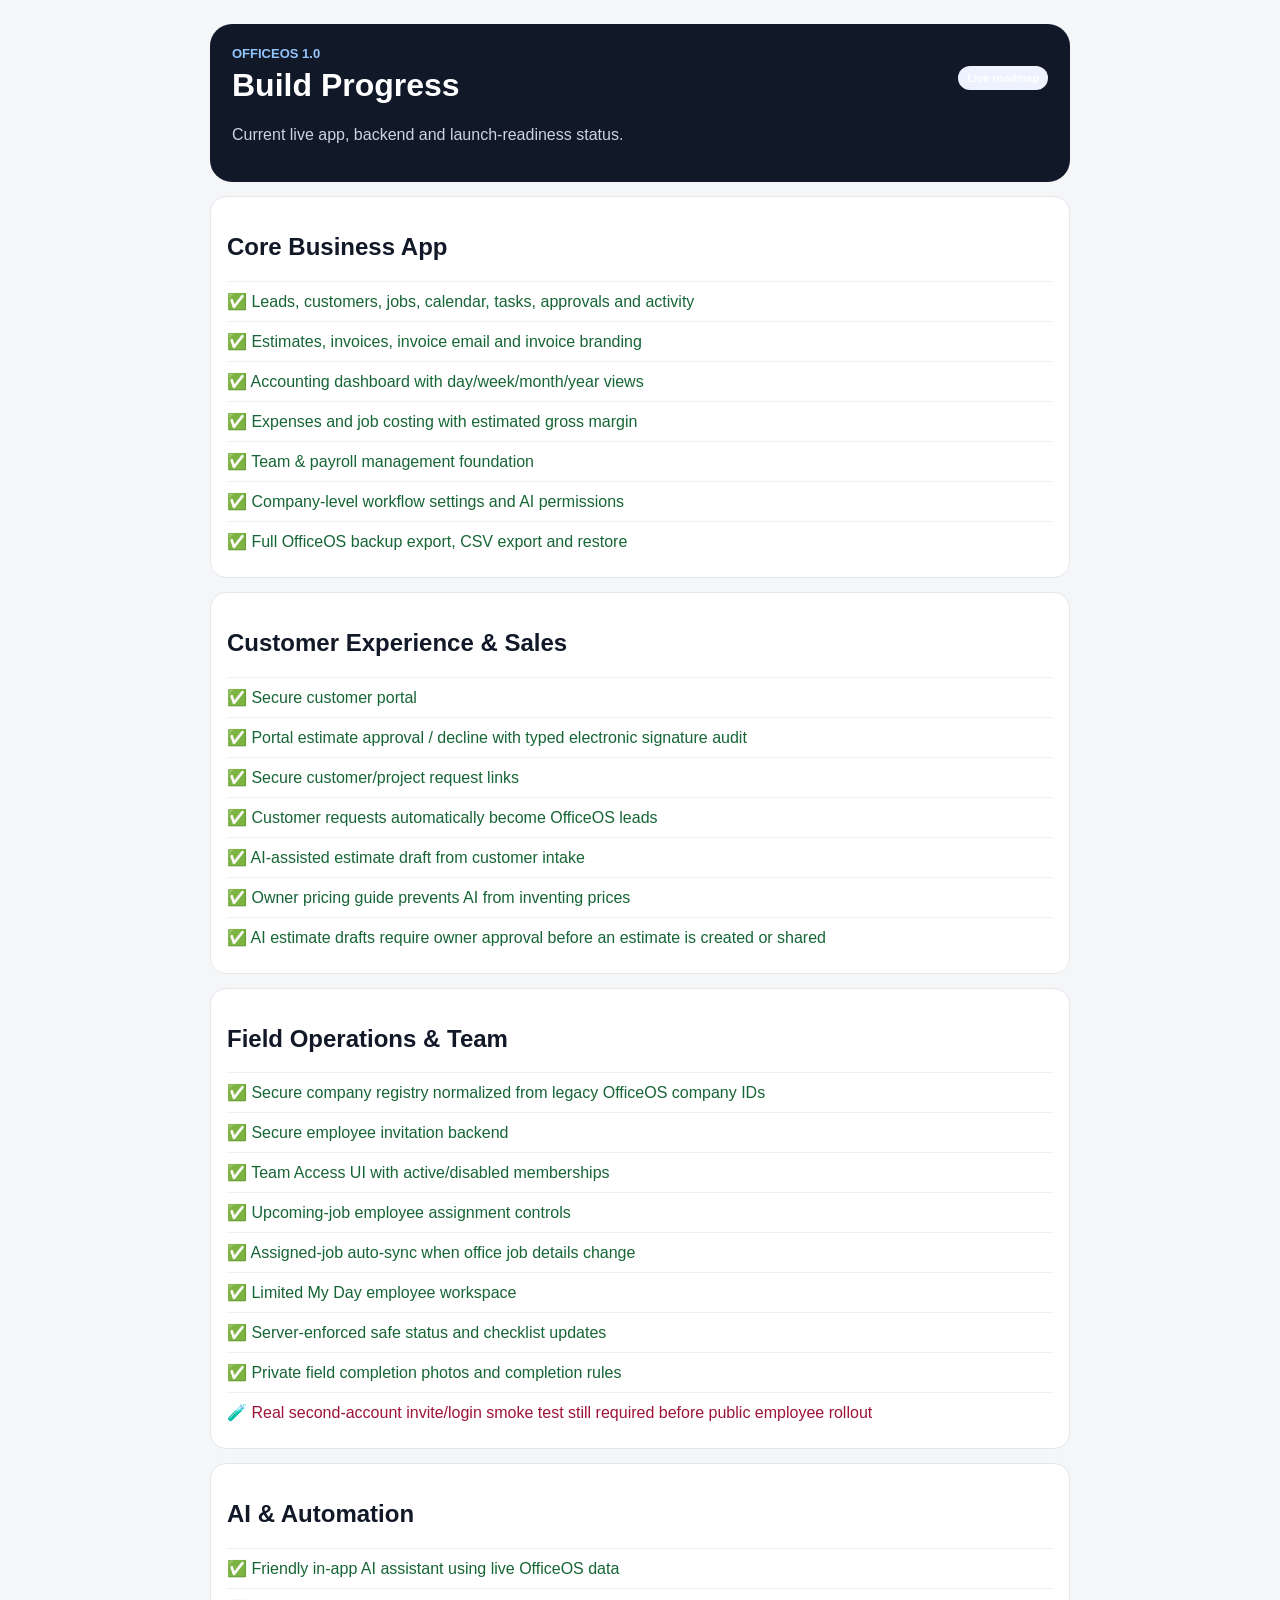
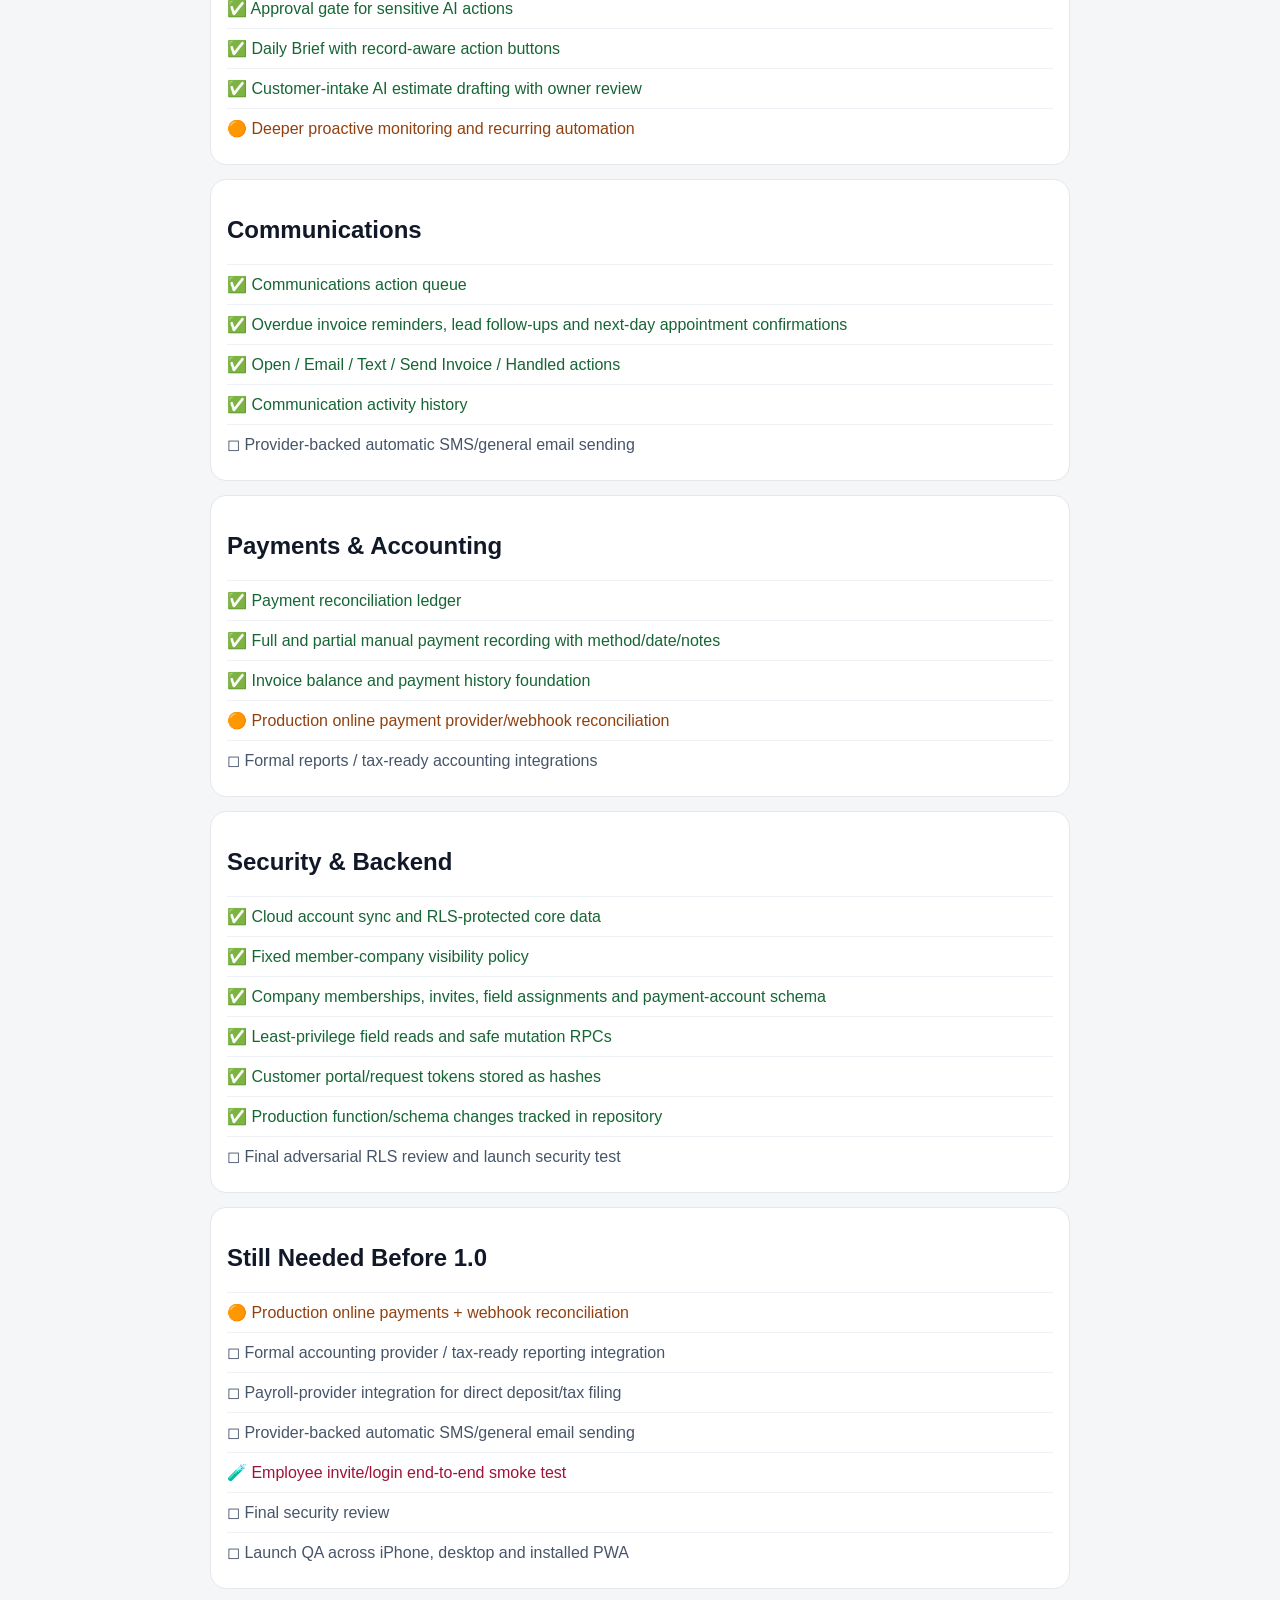
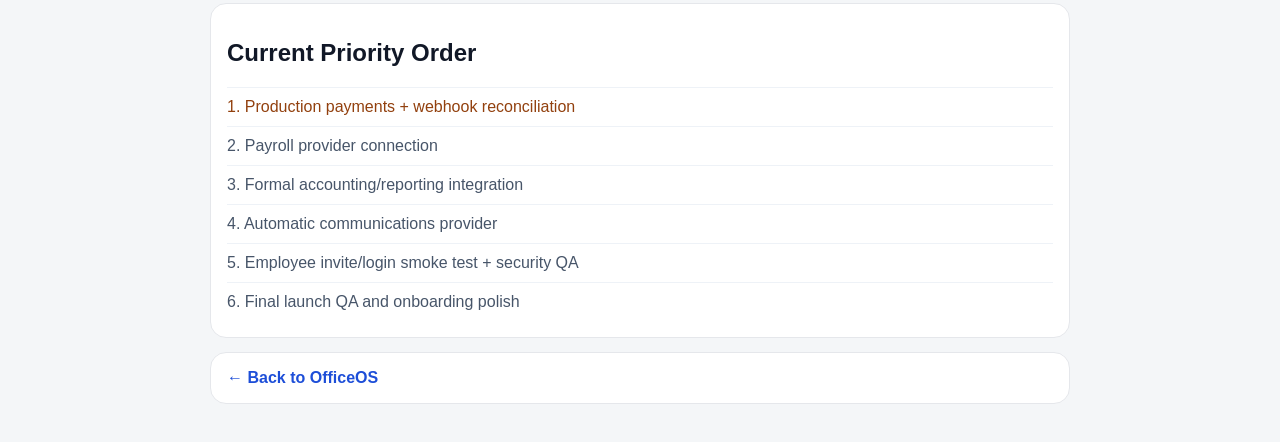
<file: build-progress.html>
<!doctype html><html lang="en"><head><meta charset="utf-8"><meta name="viewport" content="width=device-width,initial-scale=1"><meta name="theme-color" content="#111827"><title>OfficeOS 1.0 Build Progress</title><style>body{font-family:-apple-system,BlinkMacSystemFont,"Segoe UI",sans-serif;background:#f4f6f8;color:#111827;margin:0;padding:24px}.wrap{max-width:860px;margin:0 auto}.hero{background:#111827;color:#fff;border-radius:22px;padding:22px}.hero p{color:#cbd5e1}.card{background:#fff;border:1px solid #e5e7eb;border-radius:16px;padding:16px;margin:14px 0}.done{color:#166534}.building{color:#92400e}.planned{color:#475569}.test{color:#9f1239}.row{display:flex;justify-content:space-between;gap:12px;align-items:center}.pill{font-size:11px;font-weight:800;border-radius:999px;padding:6px 9px;background:#eef2ff}.item{border-top:1px solid #eef2f7;padding:10px 0}.item:first-child{border-top:0}a{color:#1d4ed8;text-decoration:none;font-weight:700}</style></head><body><div class="wrap"><div class="hero"><div class="row"><div><div style="font-size:13px;color:#93c5fd;font-weight:800">OFFICEOS 1.0</div><h1 style="margin:6px 0">Build Progress</h1></div><span class="pill">Live roadmap</span></div><p>Current live app, backend and launch-readiness status.</p></div><div class="card"><h2>Core Business App</h2><div class="item done">✅ Leads, customers, jobs, calendar, tasks, approvals and activity</div><div class="item done">✅ Estimates, invoices, invoice email and invoice branding</div><div class="item done">✅ Accounting dashboard with day/week/month/year views</div><div class="item done">✅ Expenses and job costing with estimated gross margin</div><div class="item done">✅ Team & payroll management foundation</div><div class="item done">✅ Company-level workflow settings and AI permissions</div><div class="item done">✅ Full OfficeOS backup export, CSV export and restore</div></div><div class="card"><h2>Customer Experience & Sales</h2><div class="item done">✅ Secure customer portal</div><div class="item done">✅ Portal estimate approval / decline with typed electronic signature audit</div><div class="item done">✅ Secure customer/project request links</div><div class="item done">✅ Customer requests automatically become OfficeOS leads</div><div class="item done">✅ AI-assisted estimate draft from customer intake</div><div class="item done">✅ Owner pricing guide prevents AI from inventing prices</div><div class="item done">✅ AI estimate drafts require owner approval before an estimate is created or shared</div></div><div class="card"><h2>Field Operations & Team</h2><div class="item done">✅ Secure company registry normalized from legacy OfficeOS company IDs</div><div class="item done">✅ Secure employee invitation backend</div><div class="item done">✅ Team Access UI with active/disabled memberships</div><div class="item done">✅ Upcoming-job employee assignment controls</div><div class="item done">✅ Assigned-job auto-sync when office job details change</div><div class="item done">✅ Limited My Day employee workspace</div><div class="item done">✅ Server-enforced safe status and checklist updates</div><div class="item done">✅ Private field completion photos and completion rules</div><div class="item test">🧪 Real second-account invite/login smoke test still required before public employee rollout</div></div><div class="card"><h2>AI & Automation</h2><div class="item done">✅ Friendly in-app AI assistant using live OfficeOS data</div><div class="item done">✅ Approval gate for sensitive AI actions</div><div class="item done">✅ Daily Brief with record-aware action buttons</div><div class="item done">✅ Customer-intake AI estimate drafting with owner review</div><div class="item building">🟠 Deeper proactive monitoring and recurring automation</div></div><div class="card"><h2>Communications</h2><div class="item done">✅ Communications action queue</div><div class="item done">✅ Overdue invoice reminders, lead follow-ups and next-day appointment confirmations</div><div class="item done">✅ Open / Email / Text / Send Invoice / Handled actions</div><div class="item done">✅ Communication activity history</div><div class="item planned">◻ Provider-backed automatic SMS/general email sending</div></div><div class="card"><h2>Payments & Accounting</h2><div class="item done">✅ Payment reconciliation ledger</div><div class="item done">✅ Full and partial manual payment recording with method/date/notes</div><div class="item done">✅ Invoice balance and payment history foundation</div><div class="item building">🟠 Production online payment provider/webhook reconciliation</div><div class="item planned">◻ Formal reports / tax-ready accounting integrations</div></div><div class="card"><h2>Security & Backend</h2><div class="item done">✅ Cloud account sync and RLS-protected core data</div><div class="item done">✅ Fixed member-company visibility policy</div><div class="item done">✅ Company memberships, invites, field assignments and payment-account schema</div><div class="item done">✅ Least-privilege field reads and safe mutation RPCs</div><div class="item done">✅ Customer portal/request tokens stored as hashes</div><div class="item done">✅ Production function/schema changes tracked in repository</div><div class="item planned">◻ Final adversarial RLS review and launch security test</div></div><div class="card"><h2>Still Needed Before 1.0</h2><div class="item building">🟠 Production online payments + webhook reconciliation</div><div class="item planned">◻ Formal accounting provider / tax-ready reporting integration</div><div class="item planned">◻ Payroll-provider integration for direct deposit/tax filing</div><div class="item planned">◻ Provider-backed automatic SMS/general email sending</div><div class="item test">🧪 Employee invite/login end-to-end smoke test</div><div class="item planned">◻ Final security review</div><div class="item planned">◻ Launch QA across iPhone, desktop and installed PWA</div></div><div class="card"><h2>Current Priority Order</h2><div class="item building">1. Production payments + webhook reconciliation</div><div class="item planned">2. Payroll provider connection</div><div class="item planned">3. Formal accounting/reporting integration</div><div class="item planned">4. Automatic communications provider</div><div class="item planned">5. Employee invite/login smoke test + security QA</div><div class="item planned">6. Final launch QA and onboarding polish</div></div><div class="card"><a href="/">← Back to OfficeOS</a></div></div></body></html>
</file>
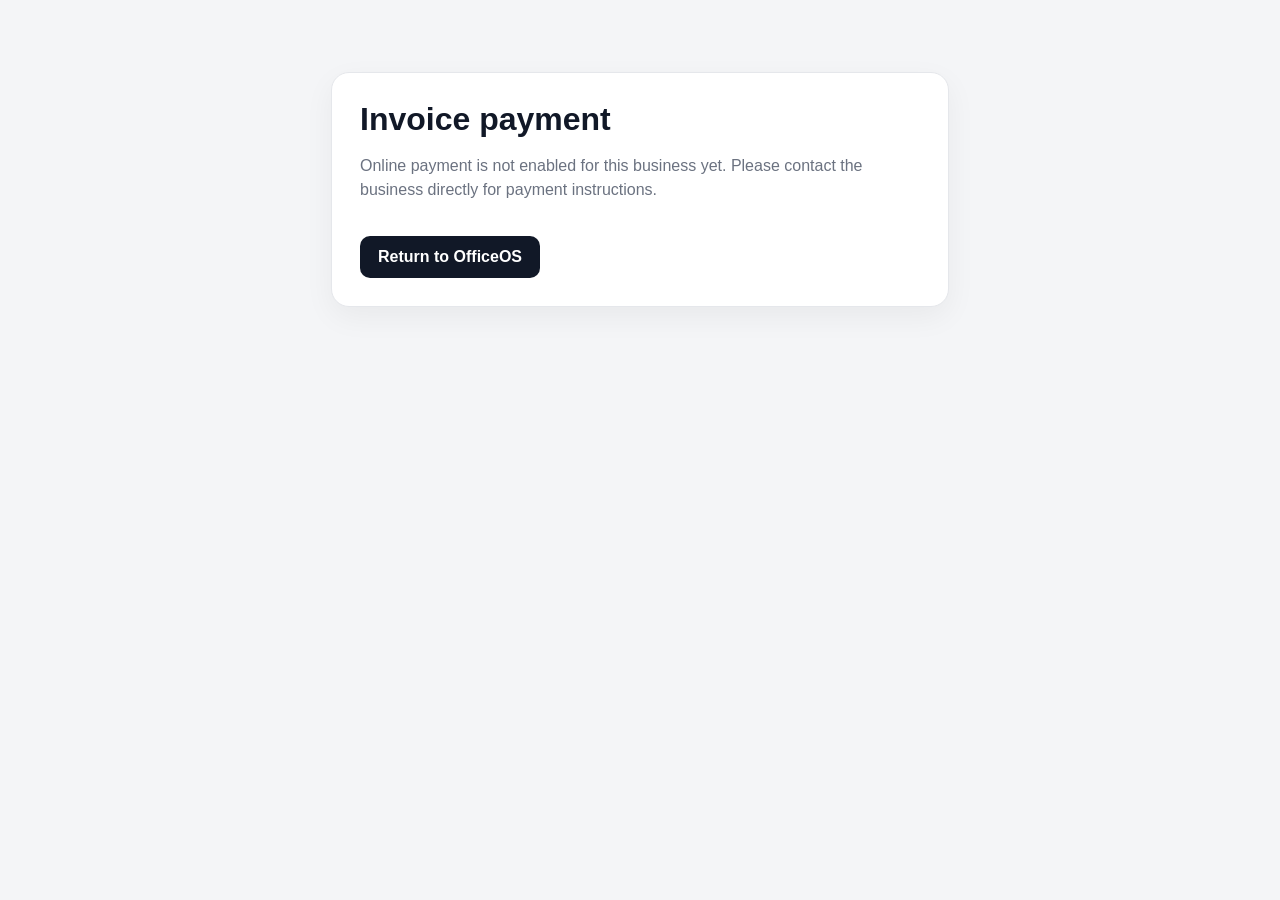
<file: payment-pending.html>
<!doctype html><html><head><meta charset="utf-8"><meta name="viewport" content="width=device-width,initial-scale=1"><title>OfficeOS Invoice Payment</title><style>body{font-family:-apple-system,BlinkMacSystemFont,"Segoe UI",sans-serif;background:#f4f5f7;color:#111827;margin:0;padding:32px}.card{max-width:560px;margin:40px auto;background:#fff;border:1px solid #e5e7eb;border-radius:18px;padding:28px;box-shadow:0 10px 30px rgba(0,0,0,.05)}h1{margin:0 0 10px}.muted{color:#6b7280;line-height:1.5}.btn{display:inline-block;margin-top:18px;background:#111827;color:#fff;text-decoration:none;padding:12px 18px;border-radius:10px;font-weight:700}</style></head><body><div class="card"><h1>Invoice payment</h1><p class="muted">Online payment is not enabled for this business yet. Please contact the business directly for payment instructions.</p><a class="btn" href="https://2yfvs7fv4z-jpg.github.io/OfficeOS/">Return to OfficeOS</a></div></body></html>
</file>
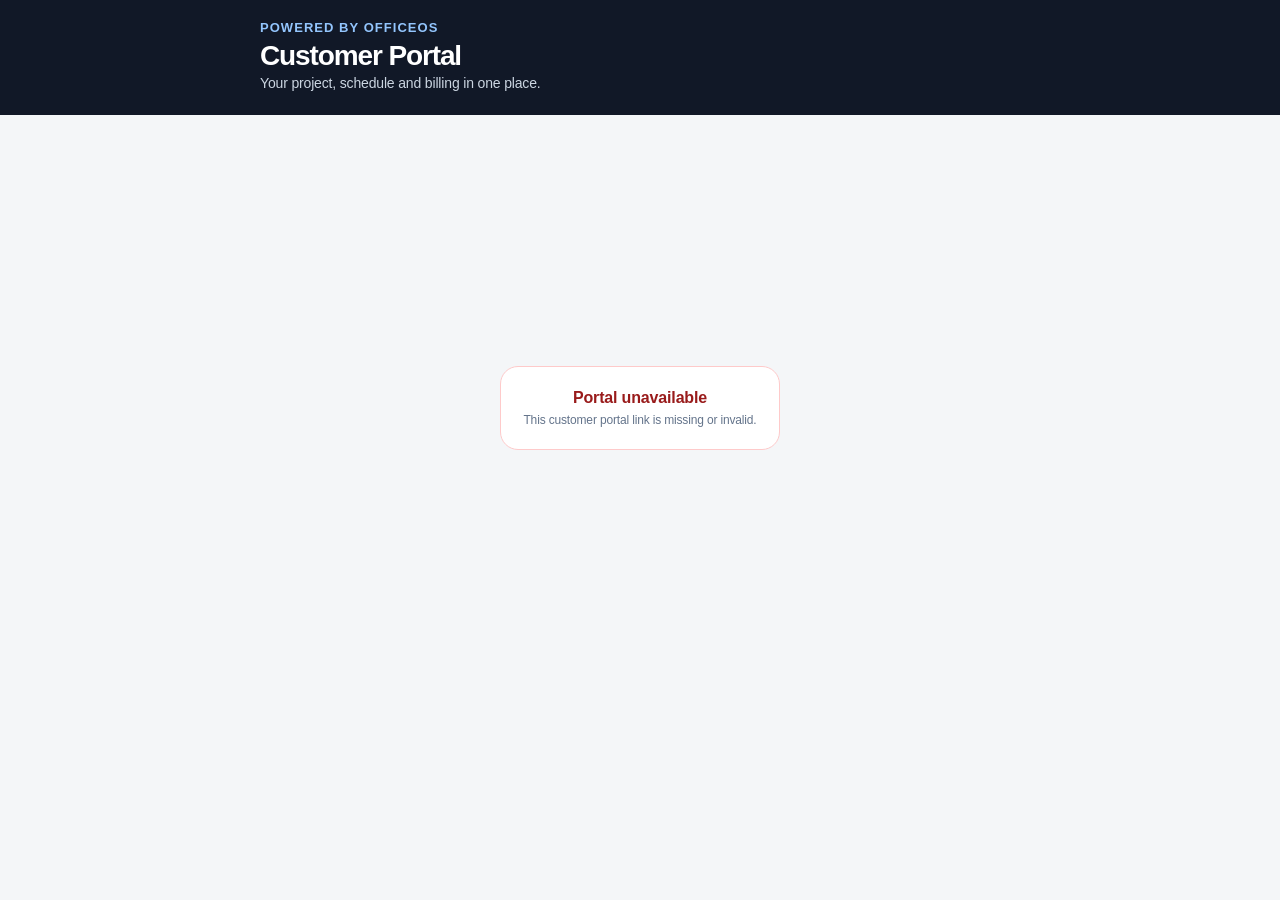
<file: portal.html>
<!doctype html><html lang="en"><head><meta charset="utf-8"><meta name="viewport" content="width=device-width,initial-scale=1,viewport-fit=cover"><meta name="theme-color" content="#111827"><meta name="robots" content="noindex,nofollow,noarchive"><title>Customer Portal | OfficeOS</title><style>:root{--ink:#0f172a;--muted:#64748b;--line:#e2e8f0;--soft:#f8fafc;--blue:#2563eb;--green:#15803d;--red:#b91c1c}*{box-sizing:border-box}body{margin:0;background:#f4f6f8;color:var(--ink);font-family:-apple-system,BlinkMacSystemFont,"Segoe UI",sans-serif;letter-spacing:-.01em}.top{background:#111827;color:white;padding:calc(20px + env(safe-area-inset-top)) 18px 24px}.topin{max-width:760px;margin:auto}.brand{font-size:13px;font-weight:800;color:#93c5fd;letter-spacing:.08em;text-transform:uppercase}.business{font-size:28px;font-weight:850;letter-spacing:-.04em;margin-top:5px}.portal-label{color:#cbd5e1;margin-top:3px;font-size:14px}.wrap{max-width:760px;margin:auto;padding:18px 14px calc(34px + env(safe-area-inset-bottom))}.hello{display:flex;justify-content:space-between;align-items:center;gap:10px;margin:5px 2px 16px}.hello h1{font-size:25px;margin:0;letter-spacing:-.035em}.badge{background:#dcfce7;color:#166534;border-radius:999px;padding:7px 10px;font-size:11px;font-weight:800}.card{background:white;border:1px solid var(--line);border-radius:21px;padding:16px;margin-bottom:14px;box-shadow:0 7px 24px rgba(15,23,42,.045)}.card h2{font-size:18px;margin:0 0 11px}.empty{padding:18px;text-align:center;color:var(--muted);background:var(--soft);border-radius:14px}.row{padding:12px 0;border-top:1px solid var(--line)}.row:first-of-type{border-top:0}.between{display:flex;justify-content:space-between;align-items:flex-start;gap:12px}.title{font-weight:800;font-size:14px}.meta{color:var(--muted);font-size:12px;line-height:1.45;margin-top:3px}.status{flex:0 0 auto;border-radius:999px;background:#f1f5f9;padding:6px 8px;font-size:10px;font-weight:800;color:#475569}.status.Approved{background:#dcfce7;color:#166534}.status.Declined{background:#fee2e2;color:#991b1b}.money{font-size:18px;font-weight:850}.lines{margin-top:9px;background:var(--soft);border-radius:12px;padding:7px 10px}.line{display:grid;grid-template-columns:1fr auto;gap:10px;padding:5px 0;font-size:12px;color:#475569}.actions{display:flex;gap:7px;flex-wrap:wrap;margin-top:10px}.btn{display:inline-flex;align-items:center;justify-content:center;text-decoration:none;border:0;border-radius:11px;padding:9px 12px;min-height:38px;background:#f1f5f9;color:var(--ink);font:inherit;font-size:12px;font-weight:800}.btn.primary{background:var(--blue);color:white}.btn.approve{background:#dcfce7;color:#166534}.btn.decline{background:#fee2e2;color:#991b1b}.contact{display:flex;gap:8px;flex-wrap:wrap}.footer{text-align:center;color:#94a3b8;font-size:11px;padding:8px}.loading{min-height:65vh;display:grid;place-items:center;text-align:center;color:var(--muted);padding:30px}.error{max-width:520px;background:white;border:1px solid #fecaca;border-radius:18px;padding:22px;color:#991b1b}.small{font-size:12px;color:var(--muted);margin-top:6px}.signature{background:#f8fafc;border:1px solid var(--line);border-radius:13px;padding:11px;margin-top:10px}.signature input{width:100%;border:1px solid #cbd5e1;border-radius:10px;padding:11px 12px;font:inherit;margin-top:6px;background:#fff}.decision-note{font-size:12px;margin-top:9px;padding:9px 10px;border-radius:10px;background:#f8fafc;color:#475569}.decision-note.approved{background:#f0fdf4;color:#166534}.decision-note.declined{background:#fef2f2;color:#991b1b}.busy{opacity:.55;pointer-events:none}@media(max-width:520px){.business{font-size:25px}.wrap{padding-left:11px;padding-right:11px}.card{border-radius:18px;padding:14px}.hello h1{font-size:22px}.between{gap:8px}}</style></head><body><header class="top"><div class="topin"><div class="brand">Powered by OfficeOS</div><div id="businessName" class="business">Customer Portal</div><div class="portal-label">Your project, schedule and billing in one place.</div></div></header><div id="app" class="loading">Loading your secure portal…</div><script>const SUPABASE_URL='https://bowrytgqbunodtmzvabp.supabase.co',SUPABASE_KEY='sb_publishable_RWtmsrw9v0dTZ2IaCF3Nbw_VVnnhLms';let portalData=null;const esc=v=>String(v??'').replace(/[&<>"']/g,m=>({'&':'&amp;','<':'&lt;','>':'&gt;','"':'&quot;',"'":'&#039;'}[m]));const money=n=>'$'+Number(n||0).toLocaleString(undefined,{minimumFractionDigits:2,maximumFractionDigits:2});function dateText(d){if(!d)return'';try{return new Date(d+'T12:00:00').toLocaleDateString(undefined,{month:'short',day:'numeric',year:'numeric'})}catch{return d}}function timeText(v){if(!v)return'';try{const [h,m]=v.split(':');return new Date(2000,0,1,Number(h),Number(m||0)).toLocaleTimeString(undefined,{hour:'numeric',minute:'2-digit'})}catch{return v}}function decisionUI(x){if(x.type!=='Estimate')return'';if(x.status==='Approved')return`<div class="decision-note approved">✓ Approved${x.signedBy?` and signed by <b>${esc(x.signedBy)}</b>`:''}${x.approvalAt?` on ${new Date(x.approvalAt).toLocaleDateString()}`:''}.</div>`;if(x.status==='Declined')return`<div class="decision-note declined">This estimate was declined${x.approvalAt?` on ${new Date(x.approvalAt).toLocaleDateString()}`:''}.</div>`;return`<div class="signature" id="approval-${esc(x.id)}"><label class="meta">Electronic signature for approval</label><input id="signer-${esc(x.id)}" autocomplete="name" placeholder="Type your full name"><div class="actions"><button class="btn approve" onclick="estimateDecision('${esc(x.id)}','approved')">Approve & Sign</button><button class="btn decline" onclick="estimateDecision('${esc(x.id)}','declined')">Decline</button></div><div class="small">By selecting Approve & Sign, you confirm that the typed name is your electronic signature and that you approve this estimate.</div></div>`}function invoiceRows(list){if(!list.length)return'<div class="empty">No estimates or invoices to show.</div>';return list.map(x=>`<div class="row"><div class="between"><div><div class="title">${esc(x.type)} ${esc(x.number||'')}</div><div class="meta">${x.issueDate?`Issued ${dateText(x.issueDate)}`:''}${x.dueDate?` · Due ${dateText(x.dueDate)}`:''}</div></div><div style="text-align:right"><div class="money">${money(x.amount)}</div><span class="status ${esc(x.status||'')}">${esc(x.status||'')}</span></div></div>${x.lines?.length?`<div class="lines">${x.lines.map(l=>`<div class="line"><span>${esc(l.description||'Item')}${Number(l.qty||0)!==1?` × ${Number(l.qty||0)}`:''}</span><b>${money(Number(l.qty||0)*Number(l.rate||0))}</b></div>`).join('')}</div>`:''}${x.paymentUrl&&x.type==='Invoice'&&x.status!=='Paid'?`<div class="actions"><a class="btn primary" href="${esc(x.paymentUrl)}" target="_blank" rel="noopener">Pay Invoice</a></div>`:''}${decisionUI(x)}</div>`).join('')}function jobRows(list){if(!list.length)return'<div class="empty">No jobs to show yet.</div>';return list.map(x=>`<div class="row"><div class="between"><div><div class="title">${esc(x.title||'Job')}</div><div class="meta">${x.date?dateText(x.date):'Not scheduled'}${x.time?` · ${timeText(x.time)}`:''}${x.address?`<br>${esc(x.address)}`:''}</div></div><span class="status">${esc(x.status||'')}</span></div></div>`).join('')}function eventRows(list){const today=new Date().toISOString().slice(0,10),future=list.filter(x=>!x.date||x.date>=today);if(!future.length)return'<div class="empty">No upcoming appointments.</div>';return future.slice(0,10).map(x=>`<div class="row"><div class="between"><div><div class="title">${esc(x.title||x.type||'Appointment')}</div><div class="meta">${dateText(x.date)}${x.time?` · ${timeText(x.time)}`:''}${x.address?`<br>${esc(x.address)}`:''}</div></div><span class="status">${esc(x.type||'Scheduled')}</span></div></div>`).join('')}function render(d){portalData=d;document.getElementById('businessName').textContent=d.business?.name||'Customer Portal';const c=d.customer||{},contact=[];if(d.business?.phone)contact.push(`<a class="btn" href="tel:${esc(d.business.phone)}">Call</a>`);if(d.business?.email)contact.push(`<a class="btn" href="mailto:${esc(d.business.email)}">Email</a>`);if(d.business?.website)contact.push(`<a class="btn" href="${esc(d.business.website)}" target="_blank" rel="noopener">Website</a>`);document.getElementById('app').className='wrap';document.getElementById('app').innerHTML=`<div class="hello"><div><h1>Hi, ${esc((c.name||'there').split(' ')[0])}</h1><div class="small">Here’s the latest information shared with you.</div></div><span class="badge">Secure Link</span></div><section class="card"><h2>Upcoming</h2>${eventRows(d.events||[])}</section><section class="card"><h2>Your Jobs</h2>${jobRows(d.jobs||[])}</section><section class="card"><h2>Estimates & Invoices</h2>${invoiceRows(d.invoices||[])}</section>${contact.length?`<section class="card"><h2>Contact ${esc(d.business?.name||'the business')}</h2><div class="contact">${contact.join('')}</div></section>`:''}<div class="footer">This secure link expires ${new Date(d.expiresAt).toLocaleDateString()}.</div>`}async function estimateDecision(id,decision){const token=new URLSearchParams(location.search).get('token')||'',box=document.getElementById(`approval-${id}`),signer=document.getElementById(`signer-${id}`)?.value.trim()||'';if(decision==='approved'&&signer.length<2)return alert('Type your full name to approve and sign this estimate.');if(decision==='declined'&&!confirm('Decline this estimate?'))return;if(box)box.classList.add('busy');try{const r=await fetch(`${SUPABASE_URL}/functions/v1/officeos-customer-estimate-decision`,{method:'POST',cache:'no-store',headers:{'Content-Type':'application/json','apikey':SUPABASE_KEY},body:JSON.stringify({token,estimateRef:id,decision,signerName:signer})});const d=await r.json();if(!r.ok||!d.ok)throw new Error(d.error||'Could not save your decision.');await load();}catch(e){alert(e.message||'Could not save your decision.');if(box)box.classList.remove('busy')}}async function load(){const token=new URLSearchParams(location.search).get('token')||'';if(!token)return fail('This customer portal link is missing or invalid.');try{const r=await fetch(`${SUPABASE_URL}/functions/v1/officeos-customer-portal-data`,{method:'POST',cache:'no-store',headers:{'Content-Type':'application/json','apikey':SUPABASE_KEY},body:JSON.stringify({token})});const d=await r.json();if(!r.ok||!d.ok)throw new Error(d.error||'Portal could not be loaded.');render(d)}catch(e){fail(e.message||'This portal is unavailable.')}}function fail(msg){document.getElementById('app').className='loading';document.getElementById('app').innerHTML=`<div class="error"><b>Portal unavailable</b><div class="small">${esc(msg)}</div></div>`}load();</script></body></html>
</file>
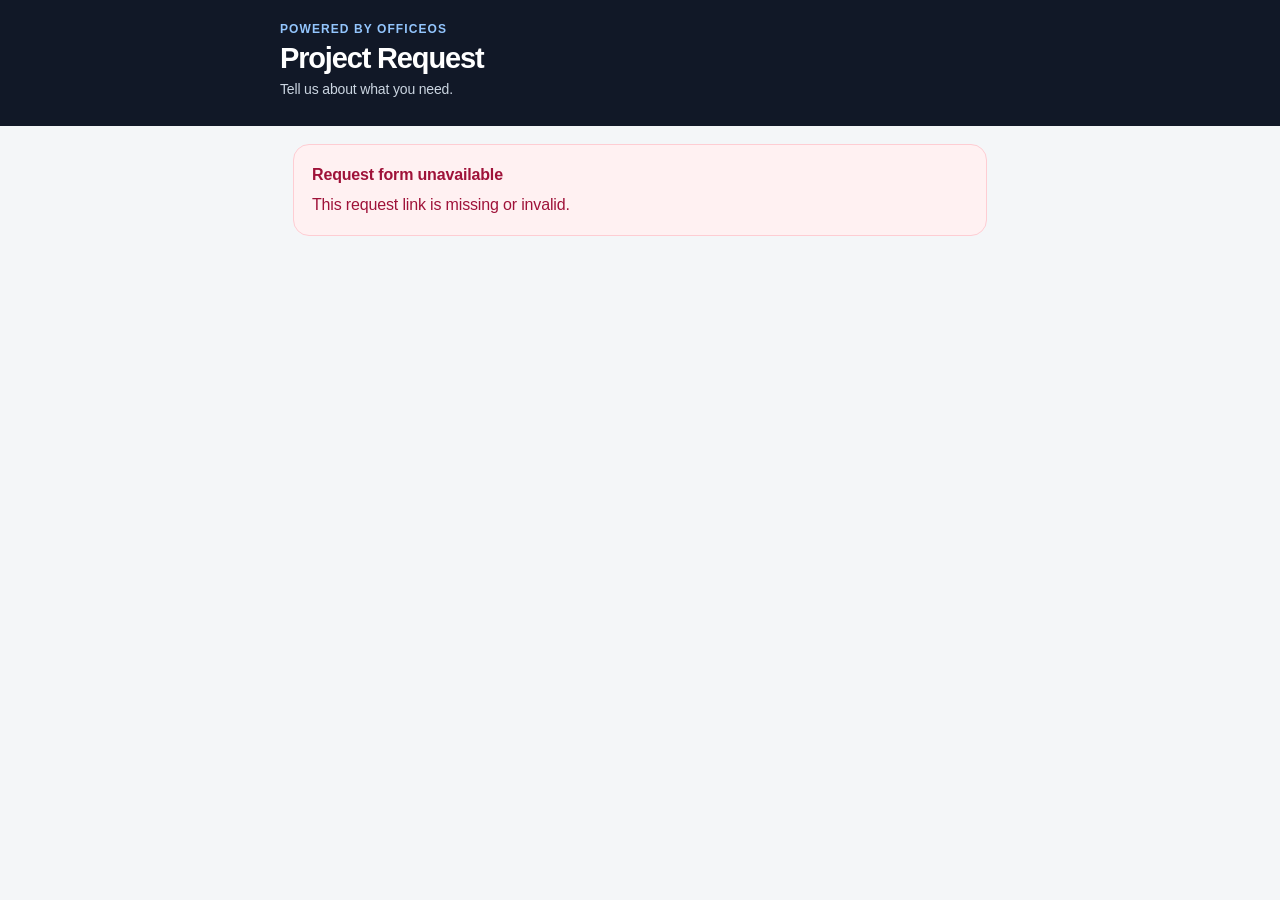
<file: request.html>
<!doctype html><html lang="en"><head><meta charset="utf-8"><meta name="viewport" content="width=device-width,initial-scale=1,viewport-fit=cover"><meta name="theme-color" content="#111827"><meta name="robots" content="noindex,nofollow,noarchive"><title>Project Request | OfficeOS</title><style>:root{--ink:#0f172a;--muted:#64748b;--line:#e2e8f0;--soft:#f8fafc;--blue:#2563eb}*{box-sizing:border-box}body{margin:0;background:#f4f6f8;color:var(--ink);font-family:-apple-system,BlinkMacSystemFont,"Segoe UI",sans-serif;letter-spacing:-.01em}.top{background:#111827;color:#fff;padding:calc(22px + env(safe-area-inset-top)) 18px 26px}.topin,.wrap{max-width:720px;margin:auto}.brand{font-size:12px;font-weight:850;color:#93c5fd;text-transform:uppercase;letter-spacing:.09em}.business{font-size:29px;font-weight:850;letter-spacing:-.04em;margin-top:6px}.sub{font-size:14px;line-height:1.5;color:#cbd5e1;margin-top:4px}.wrap{padding:18px 13px calc(40px + env(safe-area-inset-bottom))}.card{background:#fff;border:1px solid var(--line);border-radius:22px;padding:18px;box-shadow:0 8px 28px rgba(15,23,42,.045)}h1{font-size:23px;margin:0 0 4px;letter-spacing:-.035em}p{color:var(--muted);line-height:1.5;margin:4px 0 16px}label{display:block;font-size:12px;font-weight:800;color:#475569;margin:13px 0 6px}input,select,textarea{width:100%;border:1px solid #cbd5e1;border-radius:12px;background:#fff;color:var(--ink);font:inherit;font-size:16px;padding:12px 13px;outline:none}input:focus,select:focus,textarea:focus{border-color:#60a5fa;box-shadow:0 0 0 3px rgba(59,130,246,.12)}textarea{min-height:116px;resize:vertical}.grid{display:grid;grid-template-columns:1fr 1fr;gap:10px}.btn{width:100%;border:0;border-radius:13px;background:var(--blue);color:#fff;font:inherit;font-size:15px;font-weight:850;padding:14px;margin-top:17px;min-height:50px}.btn:disabled{opacity:.65}.note{background:var(--soft);border:1px solid var(--line);border-radius:13px;padding:11px 12px;color:var(--muted);font-size:12px;line-height:1.45;margin-top:13px}.loading{min-height:55vh;display:grid;place-items:center;text-align:center;color:var(--muted)}.error,.success{border-radius:16px;padding:18px;line-height:1.5}.error{background:#fff1f2;color:#9f1239;border:1px solid #fecdd3}.success{background:#f0fdf4;color:#166534;border:1px solid #bbf7d0}.success b{font-size:19px}.footer{text-align:center;color:#94a3b8;font-size:11px;margin-top:16px}@media(max-width:560px){.grid{grid-template-columns:1fr}.business{font-size:25px}.card{padding:15px;border-radius:19px}}</style></head><body><header class="top"><div class="topin"><div class="brand">Powered by OfficeOS</div><div id="businessName" class="business">Project Request</div><div id="businessIntro" class="sub">Tell us about what you need.</div></div></header><main id="app" class="wrap"><div class="loading">Loading secure request form…</div></main><script>const SUPABASE_URL='https://bowrytgqbunodtmzvabp.supabase.co',SUPABASE_KEY='sb_publishable_RWtmsrw9v0dTZ2IaCF3Nbw_VVnnhLms',token=new URLSearchParams(location.search).get('token')||'';const esc=v=>String(v??'').replace(/[&<>"']/g,m=>({'&':'&amp;','<':'&lt;','>':'&gt;','"':'&quot;',"'":'&#039;'}[m])),val=id=>String(document.getElementById(id)?.value||'').trim();let config={};async function api(action,payload={}){const r=await fetch(`${SUPABASE_URL}/functions/v1/officeos-customer-request`,{method:'POST',cache:'no-store',headers:{'Content-Type':'application/json','apikey':SUPABASE_KEY},body:JSON.stringify({action,token,...payload})});const d=await r.json().catch(()=>({}));if(!r.ok||!d.ok)throw new Error(d.error||'Request could not be completed.');return d}function serviceField(){const a=config.business?.services||[];if(a.length)return`<select id="service"><option value="">Choose a service</option>${a.map(x=>`<option value="${esc(x)}">${esc(x)}</option>`).join('')}<option value="Other">Other / Not sure</option></select>`;return'<input id="service" placeholder="What service do you need?">'}function render(){document.getElementById('businessName').textContent=config.business?.name||'Project Request';document.getElementById('businessIntro').textContent=config.business?.intro||'Tell us about what you need.';document.getElementById('app').innerHTML=`<section class="card"><h1>Tell us about your project</h1><p>The more detail you provide, the easier it is for the business to review your request and prepare next steps.</p><div class="grid"><div><label>Your name *</label><input id="name" autocomplete="name"></div><div><label>Email</label><input id="email" type="email" autocomplete="email"></div></div><div class="grid"><div><label>Phone</label><input id="phone" type="tel" autocomplete="tel"></div><div><label>Project address</label><input id="address" autocomplete="street-address"></div></div><label>Service needed</label>${serviceField()}<label>What would you like done? *</label><textarea id="description" placeholder="Describe the project, problem, materials, style, rooms/areas involved, or anything else that would help."></textarea><label>Measurements or project details</label><textarea id="measurements" placeholder="Approximate dimensions, square footage, quantities, model numbers, or other useful details." style="min-height:88px"></textarea><div class="grid"><div><label>Preferred timing</label><input id="timing" placeholder="ASAP, next month, flexible..."></div><div><label>Budget range (optional)</label><input id="budget" placeholder="If you have one"></div></div><button id="submit" class="btn" onclick="send()">Send Request</button><div class="note">Submitting this form sends your information to the business for review. Any estimate or pricing is reviewed by the business before it is sent to you.</div></section><div class="footer">Secure request powered by OfficeOS.</div>`}async function send(){const btn=document.getElementById('submit'),payload={customerName:val('name'),email:val('email'),phone:val('phone'),address:val('address'),service:val('service'),description:val('description'),timing:val('timing'),measurements:val('measurements'),budget:val('budget')};if(!payload.customerName)return alert('Please enter your name.');if(!payload.email&&!payload.phone)return alert('Please enter an email or phone number.');if(!payload.service&&!payload.description)return alert('Please tell us what you need.');btn.disabled=true;btn.textContent='Sending…';try{const d=await api('submit',payload);document.getElementById('app').innerHTML=`<section class="card"><div class="success"><b>Request sent ✓</b><div style="margin-top:6px">${esc(d.message||'Thanks — the business will review your request and follow up.')}</div></div></section>`}catch(e){btn.disabled=false;btn.textContent='Send Request';alert(e.message||'Could not send your request.')}}async function load(){if(token.length<30)return fail('This request link is missing or invalid.');try{config=await api('load');render()}catch(e){fail(e.message||'This request form is unavailable.')}}function fail(msg){document.getElementById('app').innerHTML=`<div class="error"><b>Request form unavailable</b><div style="margin-top:6px">${esc(msg)}</div></div>`}load();</script></body></html>
</file>
